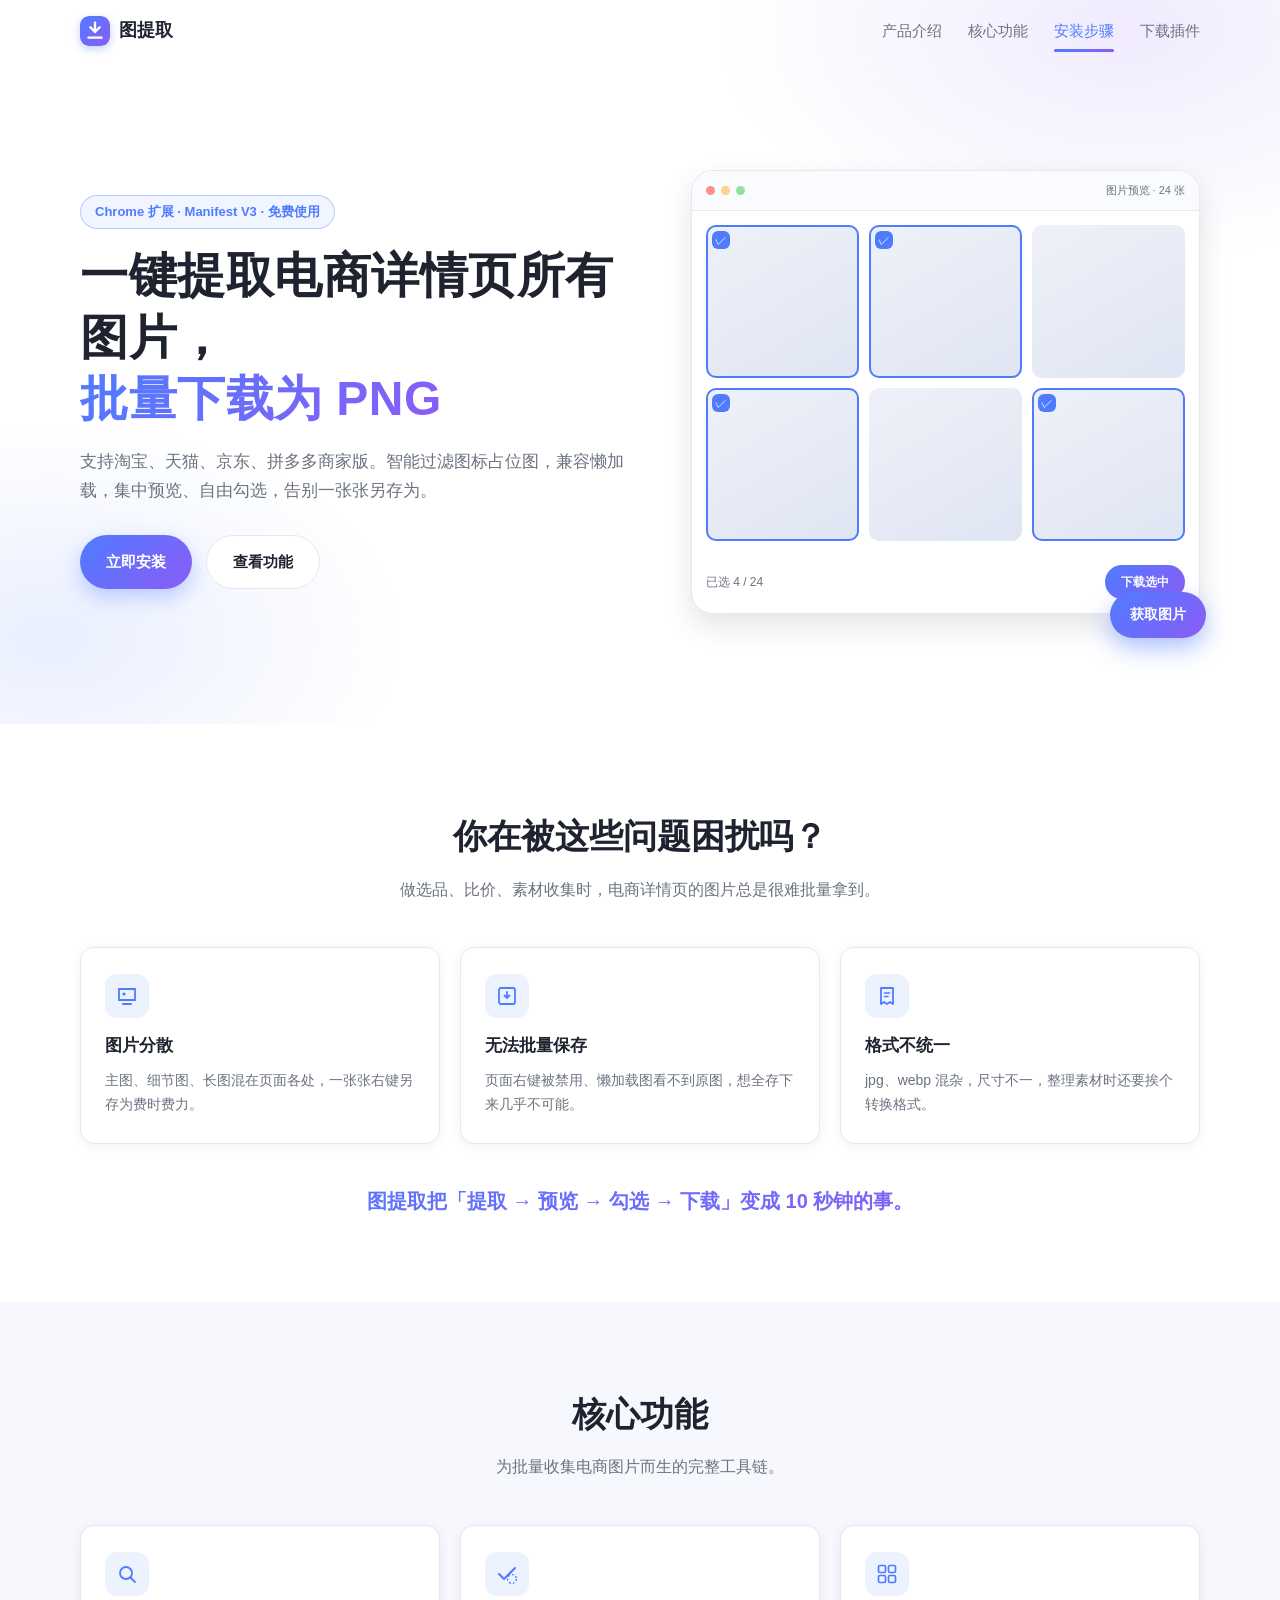
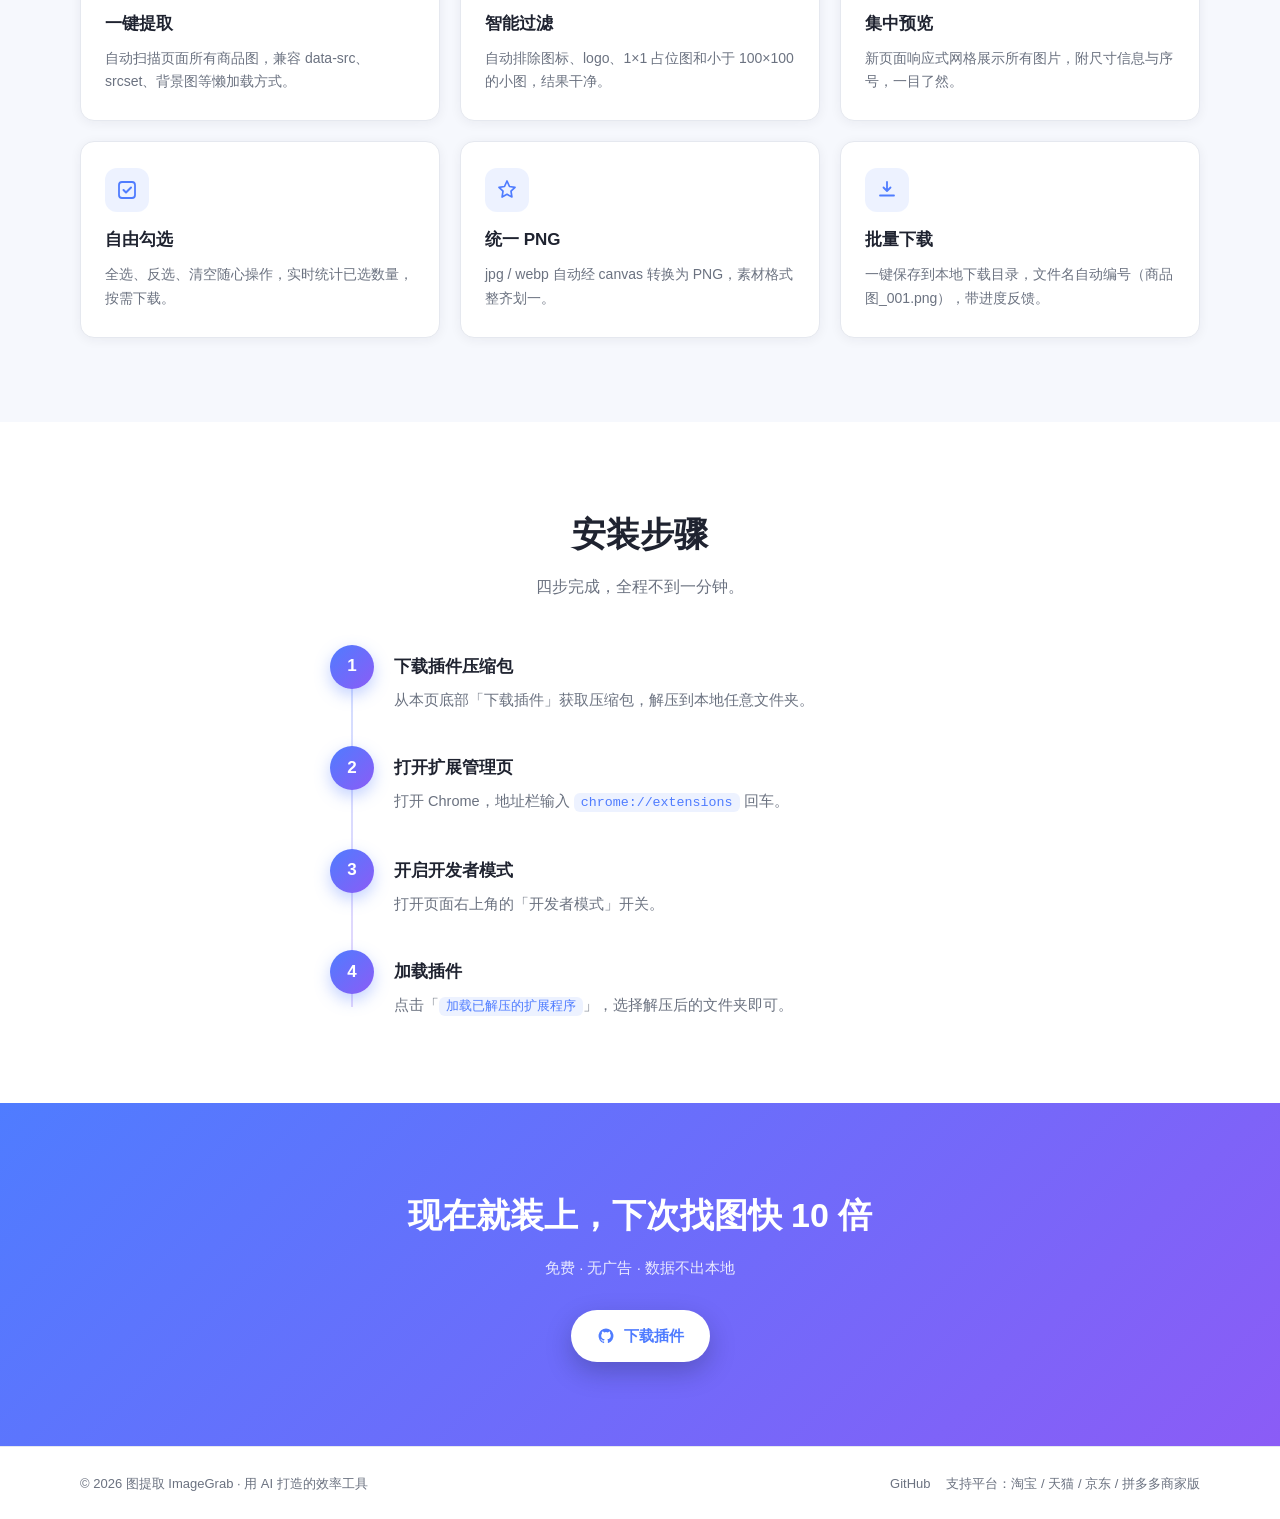
<file: docs/index.html>
<!DOCTYPE html>
<html lang="zh-CN">
<head>
  <meta charset="UTF-8" />
  <meta name="viewport" content="width=device-width, initial-scale=1.0" />
  <title>图提取 ImageGrab —— 一键提取电商详情页所有图片，批量下载为 PNG</title>
  <meta name="description" content="Chrome 浏览器扩展：支持淘宝、天猫、京东、拼多多商家版商品详情页，一键提取所有商品图片，集中预览、自由勾选、批量下载为 PNG。" />
  <link rel="stylesheet" href="css/style.css" />
  <link rel="icon" href="data:image/svg+xml,%3Csvg xmlns='http://www.w3.org/2000/svg' viewBox='0 0 32 32'%3E%3Crect width='32' height='32' rx='8' fill='%234f7cff'/%3E%3Cpath d='M16 7v10m0 0l-5-5m5 5l5-5M9 23h14' stroke='%23fff' stroke-width='2.5' stroke-linecap='round' stroke-linejoin='round' fill='none'/%3E%3C/svg%3E" />
</head>
<body>

  <!-- ============ 顶部导航栏 ============ -->
  <header class="navbar" id="navbar">
    <div class="container navbar__inner">
      <a class="navbar__brand" href="#hero" aria-label="图提取首页">
        <!-- Logo：内联 SVG 图标 -->
        <svg class="navbar__logo" viewBox="0 0 32 32" aria-hidden="true">
          <rect width="32" height="32" rx="8" fill="url(#logoGrad)"></rect>
          <defs>
            <linearGradient id="logoGrad" x1="0" y1="0" x2="1" y2="1">
              <stop offset="0" stop-color="#4f7cff"></stop>
              <stop offset="1" stop-color="#8b5cf6"></stop>
            </linearGradient>
          </defs>
          <path d="M16 7v10m0 0l-5-5m5 5l5-5M9 23h14" stroke="#fff" stroke-width="2.5" stroke-linecap="round" stroke-linejoin="round" fill="none"></path>
        </svg>
        <span>图提取</span>
      </a>

      <nav class="navbar__nav" id="navLinks" aria-label="主导航">
        <a href="#intro" data-section="intro">产品介绍</a>
        <a href="#features" data-section="features">核心功能</a>
        <a href="#install" data-section="install">安装步骤</a>
        <a href="#download" data-section="download">下载插件</a>
      </nav>

      <!-- 移动端汉堡按钮 -->
      <button class="navbar__burger" id="burger" type="button" aria-label="展开菜单" aria-expanded="false">
        <span></span><span></span><span></span>
      </button>
    </div>
  </header>

  <main>
    <!-- ============ Hero 首屏 ============ -->
    <section class="hero" id="hero">
      <div class="container hero__inner">
        <div class="hero__text reveal">
          <p class="hero__badge">Chrome 扩展 · Manifest V3 · 免费使用</p>
          <h1 class="hero__title">一键提取电商详情页所有图片，<br /><span class="grad-text">批量下载为 PNG</span></h1>
          <p class="hero__sub">支持淘宝、天猫、京东、拼多多商家版。智能过滤图标占位图，兼容懒加载，集中预览、自由勾选，告别一张张另存为。</p>
          <div class="hero__actions">
            <a class="btn btn--primary" href="#download">立即安装</a>
            <a class="btn btn--ghost" href="#features">查看功能</a>
          </div>
        </div>

        <!-- 插件界面示意图：纯 CSS / SVG 绘制 -->
        <div class="hero__mock reveal" aria-hidden="true">
          <div class="mock-window">
            <div class="mock-bar"><span></span><span></span><span></span><em>图片预览 · 24 张</em></div>
            <div class="mock-grid">
              <div class="mock-cell is-checked"></div>
              <div class="mock-cell is-checked"></div>
              <div class="mock-cell"></div>
              <div class="mock-cell is-checked"></div>
              <div class="mock-cell"></div>
              <div class="mock-cell is-checked"></div>
            </div>
            <div class="mock-toolbar">
              <span class="mock-count">已选 4 / 24</span>
              <span class="mock-btn">下载选中</span>
            </div>
          </div>
          <div class="mock-fab">获取图片</div>
        </div>
      </div>
    </section>

    <!-- ============ 产品介绍 ============ -->
    <section class="section" id="intro">
      <div class="container">
        <h2 class="section__title reveal">你在被这些问题困扰吗？</h2>
        <p class="section__sub reveal">做选品、比价、素材收集时，电商详情页的图片总是很难批量拿到。</p>
        <div class="cards cards--3">
          <article class="card reveal">
            <div class="card__icon" aria-hidden="true">
              <svg viewBox="0 0 24 24"><path d="M4 5h16v11H4z M8 20h8" fill="none" stroke="currentColor" stroke-width="1.8" stroke-linecap="round"/><circle cx="9" cy="10" r="1.6" fill="currentColor"/></svg>
            </div>
            <h3>图片分散</h3>
            <p>主图、细节图、长图混在页面各处，一张张右键另存为费时费力。</p>
          </article>
          <article class="card reveal">
            <div class="card__icon" aria-hidden="true">
              <svg viewBox="0 0 24 24"><rect x="4" y="4" width="16" height="16" rx="2" fill="none" stroke="currentColor" stroke-width="1.8"/><path d="M12 8v6m0 0l-2.5-2.5M12 14l2.5-2.5" stroke="currentColor" stroke-width="1.8" fill="none" stroke-linecap="round"/></svg>
            </div>
            <h3>无法批量保存</h3>
            <p>页面右键被禁用、懒加载图看不到原图，想全存下来几乎不可能。</p>
          </article>
          <article class="card reveal">
            <div class="card__icon" aria-hidden="true">
              <svg viewBox="0 0 24 24"><path d="M6 4h12v16l-3-2-3 2-3-2-3 2z" fill="none" stroke="currentColor" stroke-width="1.8" stroke-linejoin="round"/><path d="M9.5 9h5M9.5 12.5h3.5" stroke="currentColor" stroke-width="1.6" stroke-linecap="round"/></svg>
            </div>
            <h3>格式不统一</h3>
            <p>jpg、webp 混杂，尺寸不一，整理素材时还要挨个转换格式。</p>
          </article>
        </div>
        <p class="section__callout reveal">图提取把「提取 → 预览 → 勾选 → 下载」变成 10 秒钟的事。</p>
      </div>
    </section>

    <!-- ============ 核心功能 ============ -->
    <section class="section section--alt" id="features">
      <div class="container">
        <h2 class="section__title reveal">核心功能</h2>
        <p class="section__sub reveal">为批量收集电商图片而生的完整工具链。</p>
        <div class="cards cards--6">
          <article class="card reveal">
            <div class="card__icon" aria-hidden="true"><svg viewBox="0 0 24 24"><circle cx="11" cy="11" r="6" fill="none" stroke="currentColor" stroke-width="1.8"/><path d="M15.5 15.5L20 20" stroke="currentColor" stroke-width="1.8" stroke-linecap="round"/></svg></div>
            <h3>一键提取</h3>
            <p>自动扫描页面所有商品图，兼容 data-src、srcset、背景图等懒加载方式。</p>
          </article>
          <article class="card reveal">
            <div class="card__icon" aria-hidden="true"><svg viewBox="0 0 24 24"><path d="M4 12l5 5L20 6" fill="none" stroke="currentColor" stroke-width="2" stroke-linecap="round" stroke-linejoin="round"/><circle cx="17" cy="17" r="4.4" fill="none" stroke="currentColor" stroke-width="1.4" stroke-dasharray="2 2"/></svg></div>
            <h3>智能过滤</h3>
            <p>自动排除图标、logo、1×1 占位图和小于 100×100 的小图，结果干净。</p>
          </article>
          <article class="card reveal">
            <div class="card__icon" aria-hidden="true"><svg viewBox="0 0 24 24"><rect x="3.5" y="3.5" width="7" height="7" rx="1.5" fill="none" stroke="currentColor" stroke-width="1.7"/><rect x="13.5" y="3.5" width="7" height="7" rx="1.5" fill="none" stroke="currentColor" stroke-width="1.7"/><rect x="3.5" y="13.5" width="7" height="7" rx="1.5" fill="none" stroke="currentColor" stroke-width="1.7"/><rect x="13.5" y="13.5" width="7" height="7" rx="1.5" fill="none" stroke="currentColor" stroke-width="1.7"/></svg></div>
            <h3>集中预览</h3>
            <p>新页面响应式网格展示所有图片，附尺寸信息与序号，一目了然。</p>
          </article>
          <article class="card reveal">
            <div class="card__icon" aria-hidden="true"><svg viewBox="0 0 24 24"><rect x="4" y="4" width="16" height="16" rx="3" fill="none" stroke="currentColor" stroke-width="1.8"/><path d="M8.5 12l2.5 2.5L16 9.5" fill="none" stroke="currentColor" stroke-width="2" stroke-linecap="round" stroke-linejoin="round"/></svg></div>
            <h3>自由勾选</h3>
            <p>全选、反选、清空随心操作，实时统计已选数量，按需下载。</p>
          </article>
          <article class="card reveal">
            <div class="card__icon" aria-hidden="true"><svg viewBox="0 0 24 24"><path d="M12 3l2.5 5.5L20 9.3l-4 3.9.9 5.8-4.9-2.7-4.9 2.7.9-5.8-4-3.9 5.5-.8z" fill="none" stroke="currentColor" stroke-width="1.7" stroke-linejoin="round"/></svg></div>
            <h3>统一 PNG</h3>
            <p>jpg / webp 自动经 canvas 转换为 PNG，素材格式整齐划一。</p>
          </article>
          <article class="card reveal">
            <div class="card__icon" aria-hidden="true"><svg viewBox="0 0 24 24"><path d="M12 4v9m0 0l-3.5-3.5M12 13l3.5-3.5" fill="none" stroke="currentColor" stroke-width="1.8" stroke-linecap="round" stroke-linejoin="round"/><path d="M5 17.5h14" stroke="currentColor" stroke-width="1.8" stroke-linecap="round"/></svg></div>
            <h3>批量下载</h3>
            <p>一键保存到本地下载目录，文件名自动编号（商品图_001.png），带进度反馈。</p>
          </article>
        </div>
      </div>
    </section>

    <!-- ============ 安装步骤 ============ -->
    <section class="section" id="install">
      <div class="container">
        <h2 class="section__title reveal">安装步骤</h2>
        <p class="section__sub reveal">四步完成，全程不到一分钟。</p>

        <ol class="steps">
          <li class="step reveal">
            <span class="step__no">1</span>
            <div class="step__body">
              <h3>下载插件压缩包</h3>
              <p>从本页底部「下载插件」获取压缩包，解压到本地任意文件夹。</p>
            </div>
          </li>
          <li class="step reveal">
            <span class="step__no">2</span>
            <div class="step__body">
              <h3>打开扩展管理页</h3>
              <p>打开 Chrome，地址栏输入 <code>chrome://extensions</code> 回车。</p>
            </div>
          </li>
          <li class="step reveal">
            <span class="step__no">3</span>
            <div class="step__body">
              <h3>开启开发者模式</h3>
              <p>打开页面右上角的「开发者模式」开关。</p>
            </div>
          </li>
          <li class="step reveal">
            <span class="step__no">4</span>
            <div class="step__body">
              <h3>加载插件</h3>
              <p>点击「<code>加载已解压的扩展程序</code>」，选择解压后的文件夹即可。</p>
            </div>
          </li>
        </ol>
      </div>
    </section>

    <!-- ============ 底部 CTA + Footer ============ -->
    <section class="cta" id="download">
      <div class="container cta__inner reveal">
        <h2 class="cta__title">现在就装上，下次找图快 10 倍</h2>
        <p class="cta__sub">免费 · 无广告 · 数据不出本地</p>
        <a class="btn btn--light" href="https://github.com/YOKER123/image-grab" target="_blank" rel="noopener">
          <svg viewBox="0 0 24 24" aria-hidden="true"><path d="M12 2a10 10 0 0 0-3.16 19.49c.5.09.68-.22.68-.48v-1.7c-2.78.6-3.37-1.34-3.37-1.34-.45-1.16-1.11-1.47-1.11-1.47-.9-.62.07-.6.07-.6 1 .07 1.53 1.03 1.53 1.03.89 1.52 2.34 1.08 2.91.83.09-.65.35-1.09.63-1.34-2.22-.25-4.56-1.11-4.56-4.94 0-1.09.39-1.99 1.03-2.69-.1-.25-.45-1.27.1-2.64 0 0 .84-.27 2.75 1.02a9.56 9.56 0 0 1 5 0c1.91-1.3 2.75-1.02 2.75-1.02.55 1.37.2 2.39.1 2.64.64.7 1.03 1.6 1.03 2.69 0 3.84-2.34 4.68-4.57 4.93.36.31.68.92.68 1.85V21c0 .27.18.58.69.48A10 10 0 0 0 12 2z" fill="currentColor"/></svg>
          下载插件
        </a>
      </div>
    </section>
  </main>

  <footer class="footer">
    <div class="container footer__inner">
      <p>© 2026 图提取 ImageGrab · 用 AI 打造的效率工具</p>
      <nav class="footer__links" aria-label="页脚导航">
        <a href="https://github.com/YOKER123/image-grab" target="_blank" rel="noopener">GitHub</a>
        <span>支持平台：淘宝 / 天猫 / 京东 / 拼多多商家版</span>
      </nav>
    </div>
  </footer>

  <script src="js/main.js"></script>
</body>
</html>
</file>
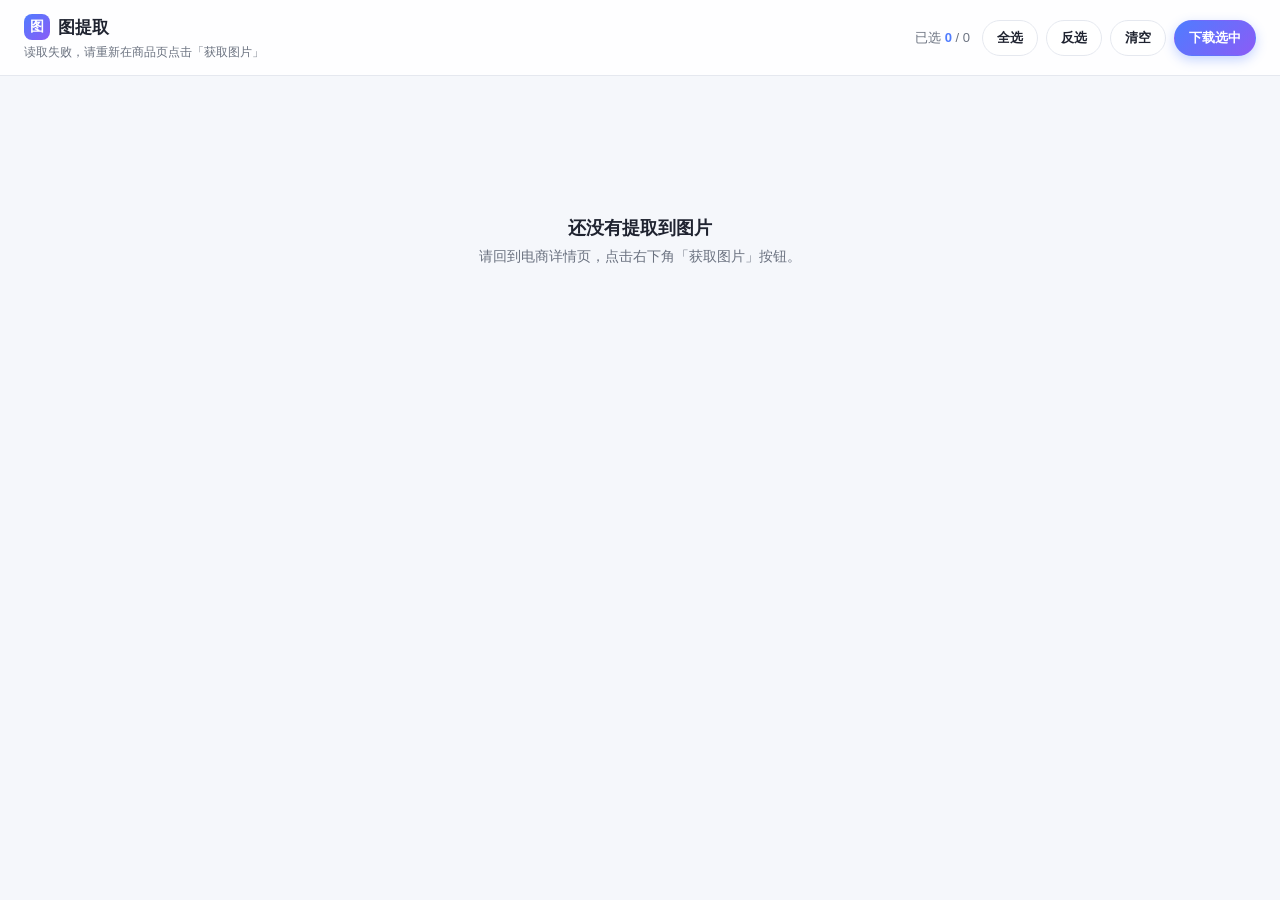
<file: gallery.html>
<!DOCTYPE html>
<html lang="zh-CN">
<head>
  <meta charset="UTF-8" />
  <meta name="viewport" content="width=device-width, initial-scale=1.0" />
  <title>图提取 · 图片预览</title>
  <link rel="stylesheet" href="gallery.css" />
</head>
<body>
  <!-- 顶部工具栏 -->
  <header class="topbar">
    <div class="topbar__left">
      <h1 class="topbar__title">
        <span class="logo" aria-hidden="true">图</span>
        图提取
      </h1>
      <p class="topbar__sub" id="pageInfo">正在读取提取结果…</p>
    </div>

    <div class="topbar__right">
      <span class="counter">已选 <strong id="selectedCount">0</strong> / <span id="totalCount">0</span></span>
      <button class="btn btn--ghost" id="selectAll" type="button">全选</button>
      <button class="btn btn--ghost" id="invertSelect" type="button">反选</button>
      <button class="btn btn--ghost" id="clearSelect" type="button">清空</button>
      <button class="btn btn--primary" id="downloadBtn" type="button">下载选中</button>
    </div>
  </header>

  <!-- 下载进度条 -->
  <div class="progress" id="progress" hidden>
    <div class="progress__bar"><span id="progressFill"></span></div>
    <p class="progress__text" id="progressText">准备中…</p>
  </div>

  <!-- 图片网格 -->
  <main class="grid" id="grid"></main>

  <!-- 空状态 -->
  <div class="empty" id="empty" hidden>
    <p class="empty__title">还没有提取到图片</p>
    <p class="empty__desc">请回到电商详情页，点击右下角「获取图片」按钮。</p>
  </div>

  <!-- 结果提示 -->
  <div class="toast" id="toast" role="status" aria-live="polite"></div>

  <script src="gallery.js"></script>
</body>
</html>
</file>
<file: docs/css/style.css>
/* ============================================================
   图提取 ImageGrab 官网样式
   纯静态 · 无框架 · CSS 变量统一管理主题
   ============================================================ */

:root {
  /* 主题色（修改主色调只需改这两个变量） */
  --primary: #4f7cff;
  --primary-2: #8b5cf6;

  /* 渐变 / 文字 / 背景 */
  --grad: linear-gradient(135deg, var(--primary), var(--primary-2));
  --text: #1f2330;
  --text-weak: #6b7280;
  --bg: #ffffff;
  --bg-alt: #f6f8fd;
  --border: #e5e8ef;
  --card: #ffffff;

  /* 统一圆角 / 阴影 / 动画 */
  --radius: 14px;
  --radius-lg: 22px;
  --shadow: 0 2px 12px rgba(31, 35, 48, 0.06);
  --shadow-hover: 0 12px 28px rgba(31, 35, 48, 0.12);
  --transition: 0.25s ease;

  --container: 1120px;
}

* {
  box-sizing: border-box;
}

html {
  scroll-behavior: smooth;
  /* 导航栏吸顶后锚点不被遮住 */
  scroll-padding-top: 72px;
}

body {
  margin: 0;
  color: var(--text);
  background: var(--bg);
  font-family: -apple-system, "PingFang SC", "Microsoft YaHei", sans-serif;
  line-height: 1.7;
  font-size: 16px;
  -webkit-font-smoothing: antialiased;
}

img,
svg {
  max-width: 100%;
}

.container {
  width: min(var(--container), 92%);
  margin: 0 auto;
}

/* ============================================================
   导航栏：滚动吸顶 + 毛玻璃 + 阴影
   ============================================================ */

.navbar {
  position: fixed;
  inset: 0 0 auto;
  z-index: 100;
  padding: 14px 0;
  transition: padding var(--transition), box-shadow var(--transition), background var(--transition);
}

/* 滚动后加毛玻璃背景与阴影（由 JS 添加 .is-scrolled） */
.navbar.is-scrolled {
  padding: 8px 0;
  background: rgba(255, 255, 255, 0.78);
  backdrop-filter: blur(12px);
  -webkit-backdrop-filter: blur(12px);
  box-shadow: 0 1px 0 var(--border), 0 6px 20px rgba(31, 35, 48, 0.06);
}

.navbar__inner {
  display: flex;
  align-items: center;
  justify-content: space-between;
  gap: 16px;
}

.navbar__brand {
  display: inline-flex;
  align-items: center;
  gap: 9px;
  color: var(--text);
  font-weight: 800;
  font-size: 18px;
  text-decoration: none;
}

.navbar__logo {
  width: 30px;
  height: 30px;
  border-radius: 9px;
  box-shadow: 0 3px 8px rgba(79, 124, 255, 0.35);
}

.navbar__nav {
  display: flex;
  align-items: center;
  gap: 26px;
}

.navbar__nav a {
  position: relative;
  padding: 4px 0;
  color: var(--text-weak);
  font-size: 15px;
  font-weight: 500;
  text-decoration: none;
  transition: color var(--transition);
}

.navbar__nav a:hover {
  color: var(--text);
}

/* 当前区块高亮（由 JS 滚动监听添加 .is-active） */
.navbar__nav a.is-active {
  color: var(--primary);
}

.navbar__nav a.is-active::after {
  content: "";
  position: absolute;
  left: 0;
  right: 0;
  bottom: -4px;
  height: 3px;
  border-radius: 999px;
  background: var(--grad);
}

/* 汉堡按钮（移动端显示） */
.navbar__burger {
  display: none;
  flex-direction: column;
  justify-content: center;
  gap: 5px;
  width: 40px;
  height: 40px;
  padding: 0 9px;
  border: 1px solid var(--border);
  border-radius: 10px;
  background: #fff;
  cursor: pointer;
}

.navbar__burger span {
  height: 2px;
  border-radius: 2px;
  background: var(--text);
  transition: transform var(--transition), opacity var(--transition);
}

/* 汉堡展开态的 X 造型 */
.navbar__burger.is-open span:nth-child(1) {
  transform: translateY(7px) rotate(45deg);
}

.navbar__burger.is-open span:nth-child(2) {
  opacity: 0;
}

.navbar__burger.is-open span:nth-child(3) {
  transform: translateY(-7px) rotate(-45deg);
}

/* ============================================================
   Hero 首屏
   ============================================================ */

.hero {
  position: relative;
  padding: 150px 0 90px;
  overflow: hidden;
  background:
    radial-gradient(52vw 42vh at 88% 4%, rgba(139, 92, 246, 0.12), transparent 62%),
    radial-gradient(46vw 40vh at 4% 88%, rgba(79, 124, 255, 0.12), transparent 60%),
    var(--bg);
}

.hero__inner {
  display: grid;
  grid-template-columns: 1.05fr 0.95fr;
  align-items: center;
  gap: 48px;
}

.hero__badge {
  display: inline-block;
  margin: 0 0 16px;
  padding: 5px 14px;
  border: 1px solid rgba(79, 124, 255, 0.35);
  border-radius: 999px;
  background: rgba(79, 124, 255, 0.08);
  color: var(--primary);
  font-size: 13px;
  font-weight: 600;
}

.hero__title {
  margin: 0 0 18px;
  font-size: clamp(30px, 4.4vw, 48px);
  font-weight: 800;
  line-height: 1.28;
  letter-spacing: 0.5px;
}

.grad-text {
  background: var(--grad);
  -webkit-background-clip: text;
  background-clip: text;
  color: transparent;
}

.hero__sub {
  margin: 0 0 30px;
  max-width: 34em;
  color: var(--text-weak);
  font-size: clamp(15px, 1.6vw, 17px);
}

.hero__actions {
  display: flex;
  flex-wrap: wrap;
  gap: 14px;
}

/* 按钮 */
.btn {
  display: inline-flex;
  align-items: center;
  gap: 9px;
  padding: 13px 26px;
  border: none;
  border-radius: 999px;
  font-size: 15px;
  font-weight: 700;
  text-decoration: none;
  cursor: pointer;
  transition: transform var(--transition), box-shadow var(--transition);
}

.btn svg {
  width: 18px;
  height: 18px;
}

.btn--primary {
  color: #fff;
  background: var(--grad);
  box-shadow: 0 8px 20px rgba(79, 124, 255, 0.35);
}

.btn--primary:hover {
  transform: translateY(-2px);
  box-shadow: 0 12px 26px rgba(79, 124, 255, 0.45);
}

.btn--ghost {
  color: var(--text);
  background: #fff;
  border: 1px solid var(--border);
}

.btn--ghost:hover {
  border-color: var(--primary);
  color: var(--primary);
  transform: translateY(-2px);
}

.btn--light {
  color: var(--primary);
  background: #fff;
  box-shadow: 0 10px 26px rgba(15, 23, 42, 0.25);
}

.btn--light:hover {
  transform: translateY(-2px);
}

/* ---- Hero 右侧示意图：纯 CSS 绘制 ---- */

.hero__mock {
  position: relative;
  padding: 20px 0;
}

.mock-window {
  border: 1px solid var(--border);
  border-radius: var(--radius-lg);
  background: #fff;
  box-shadow: var(--shadow-hover);
  overflow: hidden;
}

.mock-bar {
  display: flex;
  align-items: center;
  gap: 6px;
  padding: 10px 14px;
  border-bottom: 1px solid var(--border);
  background: #fafbfe;
}

.mock-bar span {
  width: 9px;
  height: 9px;
  border-radius: 50%;
  background: #e2e6ef;
}

.mock-bar span:nth-child(1) {
  background: #ff8f8f;
}

.mock-bar span:nth-child(2) {
  background: #ffd28f;
}

.mock-bar span:nth-child(3) {
  background: #8fe3a2;
}

.mock-bar em {
  margin-left: auto;
  font-size: 11px;
  font-style: normal;
  color: var(--text-weak);
}

.mock-grid {
  display: grid;
  grid-template-columns: repeat(3, 1fr);
  gap: 10px;
  padding: 14px;
}

.mock-cell {
  aspect-ratio: 1 / 1;
  border-radius: 10px;
  background: linear-gradient(150deg, #eef1f8, #dfe5f3);
  position: relative;
}

/* 模拟勾选态 */
.mock-cell.is-checked {
  outline: 2px solid var(--primary);
  outline-offset: -2px;
}

.mock-cell.is-checked::after {
  content: "✓";
  position: absolute;
  top: 6px;
  left: 6px;
  width: 18px;
  height: 18px;
  border-radius: 6px;
  background: var(--primary);
  color: #fff;
  font-size: 12px;
  line-height: 18px;
  text-align: center;
}

.mock-toolbar {
  display: flex;
  align-items: center;
  justify-content: space-between;
  padding: 10px 14px 14px;
}

.mock-count {
  color: var(--text-weak);
  font-size: 12px;
}

.mock-btn {
  padding: 7px 16px;
  border-radius: 999px;
  background: var(--grad);
  color: #fff;
  font-size: 12px;
  font-weight: 700;
}

/* 悬浮的「获取图片」按钮示意 */
.mock-fab {
  position: absolute;
  right: -6px;
  bottom: -4px;
  padding: 11px 20px;
  border-radius: 999px;
  background: var(--grad);
  color: #fff;
  font-size: 14px;
  font-weight: 700;
  box-shadow: 0 10px 24px rgba(79, 124, 255, 0.45);
}

/* ============================================================
   通用 Section
   ============================================================ */

.section {
  padding: 84px 0;
}

.section--alt {
  background: var(--bg-alt);
}

.section__title {
  margin: 0 0 10px;
  text-align: center;
  font-size: clamp(24px, 3vw, 34px);
  font-weight: 800;
}

.section__sub {
  margin: 0 auto 44px;
  max-width: 36em;
  text-align: center;
  color: var(--text-weak);
}

.section__callout {
  margin: 40px 0 0;
  text-align: center;
  font-size: clamp(16px, 2vw, 20px);
  font-weight: 700;
  background: var(--grad);
  -webkit-background-clip: text;
  background-clip: text;
  color: transparent;
}

/* 卡片网格 */
.cards {
  display: grid;
  gap: 20px;
}

.cards--3 {
  grid-template-columns: repeat(3, 1fr);
}

.cards--6 {
  grid-template-columns: repeat(3, 1fr);
}

.card {
  padding: 26px 24px;
  border: 1px solid var(--border);
  border-radius: var(--radius);
  background: var(--card);
  box-shadow: var(--shadow);
  transition: transform var(--transition), box-shadow var(--transition), border-color var(--transition);
}

.card:hover {
  transform: translateY(-5px);
  box-shadow: var(--shadow-hover);
  border-color: rgba(79, 124, 255, 0.4);
}

.card h3 {
  margin: 14px 0 8px;
  font-size: 17px;
  font-weight: 700;
}

.card p {
  margin: 0;
  color: var(--text-weak);
  font-size: 14px;
}

.card__icon {
  display: inline-flex;
  align-items: center;
  justify-content: center;
  width: 44px;
  height: 44px;
  border-radius: 12px;
  background: rgba(79, 124, 255, 0.1);
  color: var(--primary);
}

.card__icon svg {
  width: 24px;
  height: 24px;
}

/* ============================================================
   安装步骤：时间线
   ============================================================ */

.steps {
  position: relative;
  max-width: 620px;
  margin: 0 auto;
  padding: 0;
  list-style: none;
}

/* 时间线竖线 */
.steps::before {
  content: "";
  position: absolute;
  top: 12px;
  bottom: 12px;
  left: 21px;
  width: 2px;
  background: linear-gradient(180deg, var(--primary), var(--primary-2));
  opacity: 0.25;
}

.step {
  position: relative;
  display: flex;
  gap: 20px;
  padding: 0 0 34px;
}

.step:last-child {
  padding-bottom: 0;
}

.step__no {
  flex: 0 0 auto;
  display: inline-flex;
  align-items: center;
  justify-content: center;
  width: 44px;
  height: 44px;
  border-radius: 50%;
  background: var(--grad);
  color: #fff;
  font-size: 17px;
  font-weight: 800;
  box-shadow: 0 6px 16px rgba(79, 124, 255, 0.35);
  z-index: 1;
}

.step__body h3 {
  margin: 8px 0 6px;
  font-size: 17px;
  font-weight: 700;
}

.step__body p {
  margin: 0;
  color: var(--text-weak);
  font-size: 14.5px;
}

code {
  padding: 2px 7px;
  border-radius: 6px;
  background: rgba(79, 124, 255, 0.1);
  color: var(--primary);
  font-family: ui-monospace, Consolas, monospace;
  font-size: 0.92em;
}

/* ============================================================
   底部 CTA + Footer
   ============================================================ */

.cta {
  padding: 84px 0;
  background: var(--grad);
}

.cta__inner {
  text-align: center;
}

.cta__title {
  margin: 0 0 10px;
  color: #fff;
  font-size: clamp(24px, 3vw, 34px);
  font-weight: 800;
}

.cta__sub {
  margin: 0 0 30px;
  color: rgba(255, 255, 255, 0.85);
  font-size: 15px;
}

.footer {
  padding: 26px 0;
  border-top: 1px solid var(--border);
  background: #fff;
}

.footer__inner {
  display: flex;
  flex-wrap: wrap;
  align-items: center;
  justify-content: space-between;
  gap: 10px;
}

.footer p,
.footer span {
  margin: 0;
  color: var(--text-weak);
  font-size: 13px;
}

.footer__links {
  display: flex;
  align-items: center;
  gap: 16px;
}

.footer__links a {
  color: var(--text-weak);
  font-size: 13px;
  text-decoration: none;
}

.footer__links a:hover {
  color: var(--primary);
}

/* ============================================================
   滚动进入动画（配合 main.js 的 IntersectionObserver）
   ============================================================ */

.reveal {
  opacity: 0;
  transform: translateY(22px);
  transition: opacity 0.6s ease, transform 0.6s ease;
}

.reveal.is-visible {
  opacity: 1;
  transform: none;
}

/* 用户开启减少动画偏好时，直接展示 */
@media (prefers-reduced-motion: reduce) {
  html {
    scroll-behavior: auto;
  }

  .reveal {
    opacity: 1;
    transform: none;
    transition: none;
  }
}

/* ============================================================
   响应式断点：≥1024 桌面 / 768~1023 平板 / <768 手机
   ============================================================ */

@media (max-width: 1023px) {
  .hero__inner {
    grid-template-columns: 1fr;
    gap: 40px;
  }

  .hero__text {
    text-align: center;
  }

  .hero__sub {
    margin-inline: auto;
  }

  .hero__actions {
    justify-content: center;
  }

  .hero__mock {
    max-width: 520px;
    margin: 0 auto;
  }

  .cards--3,
  .cards--6 {
    grid-template-columns: repeat(2, 1fr);
  }
}

@media (max-width: 767px) {
  /* 导航折叠为汉堡菜单 */
  .navbar__burger {
    display: flex;
  }

  .navbar__nav {
    position: absolute;
    top: calc(100% + 8px);
    left: 4%;
    right: 4%;
    flex-direction: column;
    align-items: stretch;
    gap: 0;
    padding: 8px;
    border: 1px solid var(--border);
    border-radius: var(--radius);
    background: #fff;
    box-shadow: var(--shadow-hover);
    display: none;
  }

  .navbar__nav.is-open {
    display: flex;
  }

  .navbar__nav a {
    padding: 12px 14px;
    border-radius: 10px;
  }

  .navbar__nav a.is-active::after {
    display: none;
  }

  .hero {
    padding-top: 118px;
  }

  .cards--3,
  .cards--6 {
    grid-template-columns: 1fr;
  }

  .section {
    padding: 60px 0;
  }

  .footer__inner {
    flex-direction: column;
    text-align: center;
  }
}
</file>
<file: gallery.css>
/* gallery.css —— 预览页样式：简洁、响应式网格 */

:root {
  --primary: #4f7cff;
  --primary-2: #8b5cf6;
  --bg: #f5f7fb;
  --card: #ffffff;
  --text: #1f2330;
  --text-weak: #6b7280;
  --border: #e5e8ef;
  --radius: 12px;
  --shadow: 0 2px 10px rgba(31, 35, 48, 0.06);
}

* {
  box-sizing: border-box;
}

body {
  margin: 0;
  padding: 0 0 40px;
  background: var(--bg);
  color: var(--text);
  font-family: -apple-system, "PingFang SC", "Microsoft YaHei", sans-serif;
  font-size: 14px;
}

/* ------------------------------ 顶部工具栏 ------------------------------ */

.topbar {
  position: sticky;
  top: 0;
  z-index: 10;
  display: flex;
  flex-wrap: wrap;
  align-items: center;
  justify-content: space-between;
  gap: 12px;
  padding: 14px 24px;
  background: rgba(255, 255, 255, 0.86);
  backdrop-filter: blur(10px);
  border-bottom: 1px solid var(--border);
}

.topbar__title {
  display: flex;
  align-items: center;
  gap: 8px;
  margin: 0;
  font-size: 17px;
  font-weight: 700;
}

.logo {
  display: inline-flex;
  align-items: center;
  justify-content: center;
  width: 26px;
  height: 26px;
  border-radius: 8px;
  background: linear-gradient(135deg, var(--primary), var(--primary-2));
  color: #fff;
  font-size: 14px;
}

.topbar__sub {
  margin: 4px 0 0;
  max-width: 46vw;
  overflow: hidden;
  color: var(--text-weak);
  font-size: 12px;
  text-overflow: ellipsis;
  white-space: nowrap;
}

.topbar__right {
  display: flex;
  flex-wrap: wrap;
  align-items: center;
  gap: 8px;
}

.counter {
  margin-right: 4px;
  color: var(--text-weak);
  font-size: 13px;
}

.counter strong {
  color: var(--primary);
}

/* 按钮 */
.btn {
  padding: 8px 14px;
  border: 1px solid transparent;
  border-radius: 999px;
  font-size: 13px;
  font-weight: 600;
  cursor: pointer;
  transition: transform 0.2s ease, box-shadow 0.2s ease, background 0.2s ease;
}

.btn--ghost {
  background: #fff;
  border-color: var(--border);
  color: var(--text);
}

.btn--ghost:hover {
  border-color: var(--primary);
  color: var(--primary);
}

.btn--primary {
  background: linear-gradient(135deg, var(--primary), var(--primary-2));
  color: #fff;
  box-shadow: 0 4px 12px rgba(79, 124, 255, 0.32);
}

.btn--primary:hover {
  transform: translateY(-1px);
  box-shadow: 0 7px 18px rgba(79, 124, 255, 0.42);
}

.btn:disabled {
  cursor: not-allowed;
  opacity: 0.6;
  transform: none;
}

/* ------------------------------ 进度条 ------------------------------ */

.progress {
  padding: 12px 24px 0;
}

.progress__bar {
  height: 6px;
  border-radius: 999px;
  background: #e6eaf3;
  overflow: hidden;
}

.progress__bar span {
  display: block;
  width: 0;
  height: 100%;
  border-radius: 999px;
  background: linear-gradient(90deg, var(--primary), var(--primary-2));
  transition: width 0.25s ease;
}

.progress__text {
  margin: 8px 0 0;
  color: var(--text-weak);
  font-size: 12px;
}

/* ------------------------------ 图片网格 ------------------------------ */

.grid {
  display: grid;
  grid-template-columns: repeat(auto-fill, minmax(180px, 1fr));
  gap: 16px;
  padding: 20px 24px 0;
}

.card {
  position: relative;
  overflow: hidden;
  border: 2px solid transparent;
  border-radius: var(--radius);
  background: var(--card);
  box-shadow: var(--shadow);
  cursor: pointer;
  transition: transform 0.2s ease, box-shadow 0.2s ease, border-color 0.2s ease;
}

.card:hover {
  transform: translateY(-2px);
  box-shadow: 0 10px 22px rgba(31, 35, 48, 0.12);
}

.card.is-selected {
  border-color: var(--primary);
  box-shadow: 0 8px 20px rgba(79, 124, 255, 0.22);
}

.card__thumb {
  display: block;
  width: 100%;
  aspect-ratio: 1 / 1;
  object-fit: contain;
  background: #fafbfe;
}

.card__meta {
  display: flex;
  align-items: center;
  justify-content: space-between;
  gap: 6px;
  padding: 8px 10px;
  color: var(--text-weak);
  font-size: 11px;
}

.card__size {
  overflow: hidden;
  text-overflow: ellipsis;
  white-space: nowrap;
}

/* 复选框 */
.card__check {
  position: absolute;
  top: 8px;
  left: 8px;
  width: 20px;
  height: 20px;
  accent-color: var(--primary);
  cursor: pointer;
}

/* 状态角标（下载成功 / 失败） */
.card__badge {
  position: absolute;
  top: 8px;
  right: 8px;
  padding: 2px 8px;
  border-radius: 999px;
  background: #16a34a;
  color: #fff;
  font-size: 11px;
  font-weight: 600;
}

.card__badge--error {
  background: #dc2626;
}

/* ------------------------------ 空状态 ------------------------------ */

.empty {
  padding: 120px 24px;
  text-align: center;
}

.empty__title {
  margin: 0 0 8px;
  font-size: 18px;
  font-weight: 700;
}

.empty__desc {
  margin: 0;
  color: var(--text-weak);
}

/* ------------------------------ 结果提示 ------------------------------ */

.toast {
  position: fixed;
  left: 50%;
  bottom: 28px;
  padding: 10px 18px;
  border-radius: 10px;
  background: rgba(23, 25, 35, 0.92);
  color: #fff;
  font-size: 13px;
  opacity: 0;
  transform: translate(-50%, 8px);
  transition: opacity 0.25s ease, transform 0.25s ease;
  pointer-events: none;
}

.toast.is-visible {
  opacity: 1;
  transform: translate(-50%, 0);
}

/* ------------------------------ 响应式 ------------------------------ */

@media (max-width: 768px) {
  .topbar {
    padding: 12px 16px;
  }

  .topbar__sub {
    max-width: 100%;
  }

  .topbar__right {
    width: 100%;
    justify-content: flex-start;
  }

  .grid {
    grid-template-columns: repeat(auto-fill, minmax(140px, 1fr));
    gap: 12px;
    padding: 16px;
  }
}
</file>
